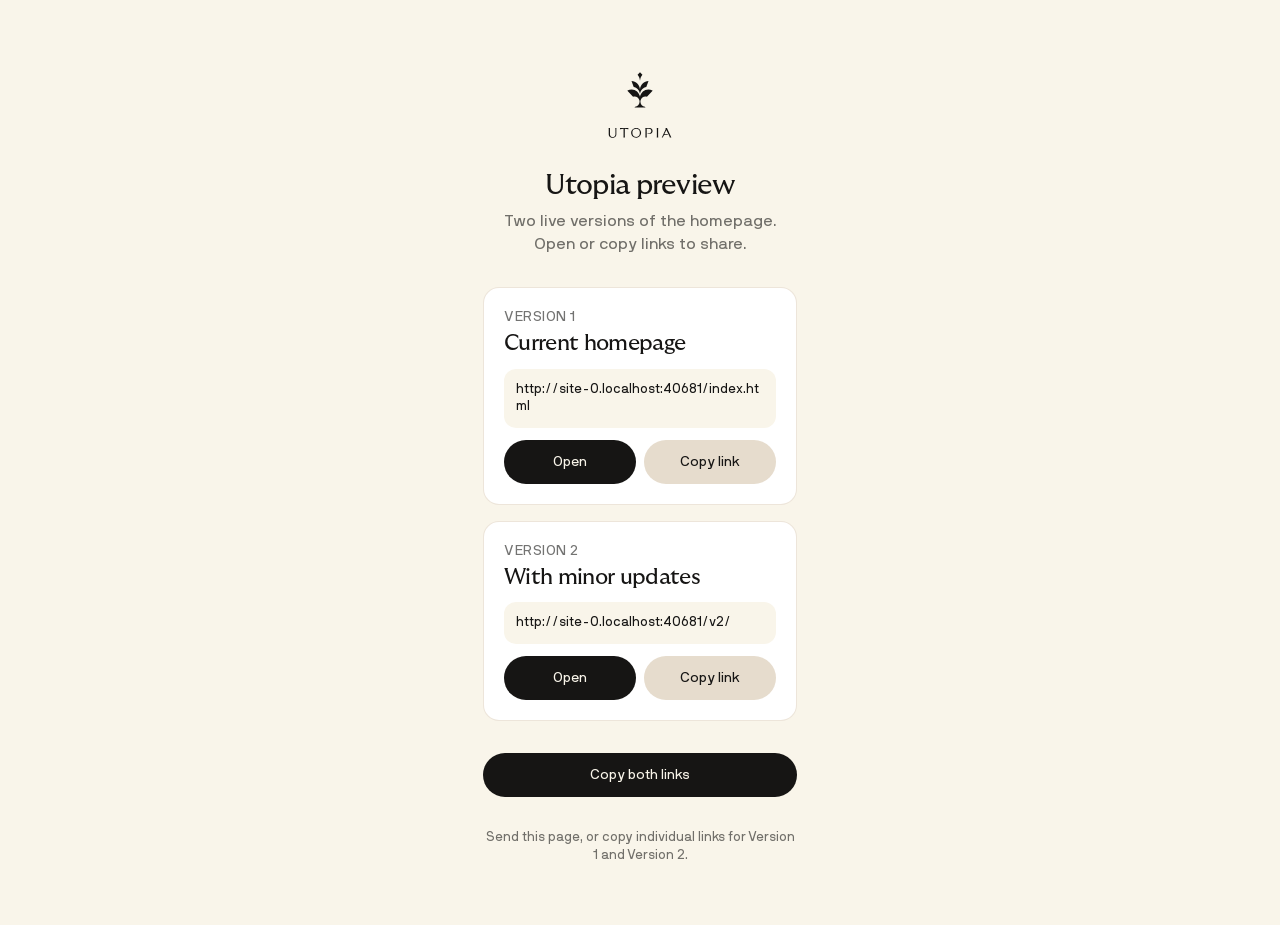
<file: preview.html>
<!DOCTYPE html>
<html lang="en">
  <head>
    <meta charset="UTF-8" />
    <meta name="viewport" content="width=device-width, initial-scale=1, viewport-fit=cover" />
    <meta name="theme-color" content="#f9f5ea" />
    <title>Utopia — Preview versions</title>
    <link rel="icon" href="assets/LOGO.svg" type="image/svg+xml" />
    <link rel="stylesheet" href="css/fonts.css?v=20260612-1406" />
    <link rel="stylesheet" href="css/tokens.css?v=20260604-1755" />
    <link rel="stylesheet" href="css/base.css?v=20260602-1430" />
    <link rel="stylesheet" href="css/preview.css?v=20260610-2500" />
  </head>
  <body class="preview-page">
    <main class="preview" aria-label="Preview versions">
      <div class="preview__brand" aria-hidden="true">
        <img src="assets/LOGO-dark.svg" alt="" width="72" height="82" />
      </div>

      <div class="preview__intro">
        <h1 class="preview__title">Utopia preview</h1>
        <p class="preview__lead">Two live versions of the homepage. Open or copy links to share.</p>
      </div>

      <div class="preview__versions">
        <article class="preview__card">
          <div class="preview__card-head">
            <p class="preview__card-title">Version 1</p>
            <h2 class="preview__card-name">Current homepage</h2>
          </div>
          <p class="preview__url" id="preview-url-v1"></p>
          <div class="preview__actions">
            <a class="preview__btn preview__btn--primary" id="preview-open-v1" href="index.html">Open</a>
            <button type="button" class="preview__btn preview__btn--secondary" data-copy-target="preview-url-v1">
              Copy link
            </button>
          </div>
        </article>

        <article class="preview__card">
          <div class="preview__card-head">
            <p class="preview__card-title">Version 2</p>
            <h2 class="preview__card-name">With minor updates</h2>
          </div>
          <p class="preview__url" id="preview-url-v2"></p>
          <div class="preview__actions">
            <a class="preview__btn preview__btn--primary" id="preview-open-v2" href="v2/">Open</a>
            <button type="button" class="preview__btn preview__btn--secondary" data-copy-target="preview-url-v2">
              Copy link
            </button>
          </div>
        </article>
      </div>

      <button type="button" class="preview__btn preview__btn--primary preview__copy-all" id="preview-copy-both">
        Copy both links
      </button>

      <p class="preview__note">Send this page, or copy individual links for Version 1 and Version 2.</p>
    </main>

    <script type="module">
      const pageBase = new URL(".", window.location.href);
      const v1Url = new URL("index.html", pageBase).href;
      const v2Url = new URL("v2/", pageBase).href;
      const hubUrl = new URL("preview.html", pageBase).href;

      document.getElementById("preview-url-v1").textContent = v1Url;
      document.getElementById("preview-url-v2").textContent = v2Url;
      document.getElementById("preview-open-v1").href = v1Url;
      document.getElementById("preview-open-v2").href = v2Url;

      async function copyText(text, button) {
        try {
          await navigator.clipboard.writeText(text);
        } catch {
          const area = document.createElement("textarea");
          area.value = text;
          area.setAttribute("readonly", "");
          document.body.appendChild(area);
          area.select();
          document.execCommand("copy");
          area.remove();
        }

        if (!button) return;
        const original = button.textContent;
        button.textContent = "Copied";
        button.classList.add("is-copied");
        window.setTimeout(() => {
          button.textContent = original;
          button.classList.remove("is-copied");
        }, 1600);
      }

      document.querySelectorAll("[data-copy-target]").forEach((button) => {
        button.addEventListener("click", () => {
          const target = document.getElementById(button.dataset.copyTarget);
          copyText(target?.textContent?.trim() ?? "", button);
        });
      });

      document.getElementById("preview-copy-both").addEventListener("click", (event) => {
        const text = `Version 1 (current): ${v1Url}\nVersion 2 (updates): ${v2Url}\nPreview hub: ${hubUrl}`;
        copyText(text, event.currentTarget);
      });
    </script>
  </body>
</html>
</file>
<file: css/fonts.css>
/* GT Ultra Median Trial Regular + NB International */

@font-face {
  font-family: "GT Ultra Median";
  src:
    local("GT Ultra Median Regular"),
    local("GT Ultra Median Trial Regular"),
    local("GTUltraMedian-Regular"),
    url("../fonts/gt-ultra-median-regular.otf") format("opentype");
  font-weight: 400;
  font-style: normal;
  font-display: swap;
}

@font-face {
  font-family: "GT Ultra Median";
  src:
    local("GT Ultra Median Light"),
    local("GTUltraMedian-Light"),
    url("../fonts/gt-ultra-median-light.otf") format("opentype");
  font-weight: 300;
  font-style: normal;
  font-display: swap;
}

@font-face {
  font-family: "NB International";
  src:
    local("NB International"),
    local("NB International Regular"),
    local("NBInternationalRegularWebfont"),
    url("../fonts/nb-international-regular.otf") format("opentype");
  font-weight: 400;
  font-style: normal;
  font-display: swap;
}

:where(
  .heading-display,
  .heading-hero,
  .heading-section,
  .ecosystem__title,
  .opening__title,
  .beyond__title,
  .days__title,
  .cta-final__title,
  .footer__dest,
  .menu__dest-property
) {
  font-weight: var(--font-serif-weight);
  letter-spacing: var(--tracking-serif);
}
</file>
<file: css/tokens.css>
:root {
  --color-cream: #f9f5ea;
  --color-cream-warm: #e6dccd;
  --color-text: #161514;
  --color-text-muted: rgba(22, 21, 20, 0.6);
  --color-white: #ffffff;
  --color-border: rgba(229, 218, 203, 0.7);
  --color-dock: rgba(229, 218, 203, 0.8);
  --color-glass: rgba(249, 245, 234, 0.6);
  --color-glass-strong: rgba(249, 245, 234, 0.8);

  --glass-blur: 16px;
  --glass-saturate: 1.65;
  --glass-shadow: 0 4px 24px rgba(0, 0, 0, 0.06);
  --color-overlay: rgba(51, 47, 46, 0.55);

  --font-serif: "GT Ultra Median", "Times New Roman", serif;
  --font-sans: "NB International", "Helvetica Neue", Helvetica, Arial, sans-serif;
  --font-serif-weight: 400;
  --tracking-serif: -0.03em;
  --leading-sans: 1.5;

  --radius-card: 16px;
  --radius-dock: 16px;
  --radius-pill: 160px;

  --app-width: 100%;
  --space-page: 32px;
  --space-xxs: 8px;
  --space-xs: 12px;
  --space-sm: 16px;
  --space-md: 20px;
  --space-lg: 28px;
  --space-xl: 30px;
  --space-section-top-lg: 48px;
  --space-section-top-md: 32px;
  --space-section-top-sm: 24px;
  --space-section-bottom-lg: 48px;
  --space-section-bottom-md: 45px;
  --space-section-gap-lg: 64px;

  --pad-left: max(var(--space-page), env(safe-area-inset-left, 0px));
  --pad-right: max(var(--space-page), env(safe-area-inset-right, 0px));
  --space-gutter: 10px;
  --max-width: min(378px, var(--app-width));
  --content-width: min(314px, calc(var(--app-width) - var(--pad-left) - var(--pad-right)));
  /* Hero cards: Figma 314×420, narrower than copy for side peek (Safari) */
  --hero-card-peek: 36px;
  --hero-card-width: min(314px, calc(var(--app-width) - var(--hero-card-peek) * 2));
  --hero-card-height: calc(var(--hero-card-width) * 420 / 314);
  --days-stage-max: min(412px, var(--app-width));

  --dock-height: 40px;
  --dock-offset: 10px;
  --dock-safe: calc(var(--dock-height) + var(--dock-offset) * 2 + env(safe-area-inset-bottom, 0px));

  --ease-cinematic: cubic-bezier(0.4, 0, 0.2, 1);
  --duration-crossfade: 1.1s;
}
</file>
<file: css/base.css>
*,
*::before,
*::after {
  box-sizing: border-box;
}

html {
  -webkit-text-size-adjust: 100%;
  scroll-behavior: smooth;
  background-color: var(--color-cream);
  color-scheme: light;
}

body {
  margin: 0;
  font-family: var(--font-sans);
  font-size: 16px;
  line-height: 1.4;
  color: var(--color-text);
  background-color: var(--color-cream);
  -webkit-font-smoothing: antialiased;
}

/* iOS home-indicator strip — Safari otherwise shows white under controls */
body::after {
  content: "";
  position: fixed;
  z-index: 90;
  left: 0;
  right: 0;
  bottom: 0;
  height: env(safe-area-inset-bottom, 0px);
  background-color: var(--color-cream);
  pointer-events: none;
}

img,
svg {
  display: block;
  max-width: 100%;
}

button,
a {
  font: inherit;
  color: inherit;
}

button {
  cursor: pointer;
  border: none;
  background: none;
  padding: 0;
}

a {
  text-decoration: none;
}

.page {
  width: 100%;
  max-width: var(--max-width);
  margin-inline: auto;
  /* no overflow here — breaks position:sticky / scroll-pin in .opening */
}

.sr-only {
  position: absolute;
  width: 1px;
  height: 1px;
  padding: 0;
  margin: -1px;
  overflow: hidden;
  clip: rect(0, 0, 0, 0);
  white-space: nowrap;
  border: 0;
}
</file>
<file: css/preview.css>
.preview-page {
  background: var(--color-cream);
}

.preview {
  box-sizing: border-box;
  display: flex;
  flex-direction: column;
  gap: 32px;
  width: 100%;
  max-width: var(--max-width);
  min-height: 100svh;
  margin: 0 auto;
  padding: calc(56px + env(safe-area-inset-top, 0px)) var(--pad-left) var(--dock-safe);
}

.preview__brand {
  display: flex;
  justify-content: center;
}

.preview__brand img {
  display: block;
  width: 72px;
  height: auto;
}

.preview__intro {
  display: flex;
  flex-direction: column;
  gap: 8px;
  text-align: center;
}

.preview__title {
  margin: 0;
  font-family: var(--font-serif);
  font-weight: var(--font-serif-weight);
  letter-spacing: var(--tracking-serif);
  font-size: 28px;
  line-height: 1.15;
  color: var(--color-text);
}

.preview__lead {
  margin: 0;
  font-family: var(--font-sans);
  font-size: 16px;
  line-height: 1.4;
  color: var(--color-text-muted);
}

.preview__versions {
  display: flex;
  flex-direction: column;
  gap: 16px;
}

.preview__card {
  display: flex;
  flex-direction: column;
  gap: 12px;
  padding: 20px;
  border: 1px solid var(--color-border);
  border-radius: var(--radius-card);
  background: var(--color-white);
}

.preview__card-head {
  display: flex;
  flex-direction: column;
  gap: 4px;
}

.preview__card-title {
  margin: 0;
  font-family: var(--font-sans);
  font-size: 14px;
  line-height: 1.3;
  letter-spacing: 0.04em;
  text-transform: uppercase;
  color: var(--color-text-muted);
}

.preview__card-name {
  margin: 0;
  font-family: var(--font-serif);
  font-weight: var(--font-serif-weight);
  letter-spacing: var(--tracking-serif);
  font-size: 22px;
  line-height: 1.2;
  color: var(--color-text);
}

.preview__url {
  margin: 0;
  padding: 12px;
  border-radius: 12px;
  background: var(--color-cream);
  font-family: var(--font-sans);
  font-size: 13px;
  line-height: 1.35;
  color: var(--color-text);
  word-break: break-all;
}

.preview__actions {
  display: grid;
  grid-template-columns: 1fr 1fr;
  gap: 8px;
}

.preview__btn {
  display: inline-flex;
  align-items: center;
  justify-content: center;
  min-height: 44px;
  padding: 0 16px;
  border: 0;
  border-radius: var(--radius-pill);
  font-family: var(--font-sans);
  font-size: 14px;
  line-height: 1;
  text-decoration: none;
  cursor: pointer;
  transition: opacity 0.15s ease;
}

.preview__btn:hover {
  opacity: 0.85;
}

.preview__btn--primary {
  background: var(--color-text);
  color: var(--color-cream);
}

.preview__btn--secondary {
  background: var(--color-cream-warm);
  color: var(--color-text);
}

.preview__btn.is-copied {
  background: var(--color-text);
  color: var(--color-cream);
}

.preview__copy-all {
  width: 100%;
}

.preview__note {
  margin: 0;
  font-family: var(--font-sans);
  font-size: 13px;
  line-height: 1.4;
  color: var(--color-text-muted);
  text-align: center;
}
</file>
